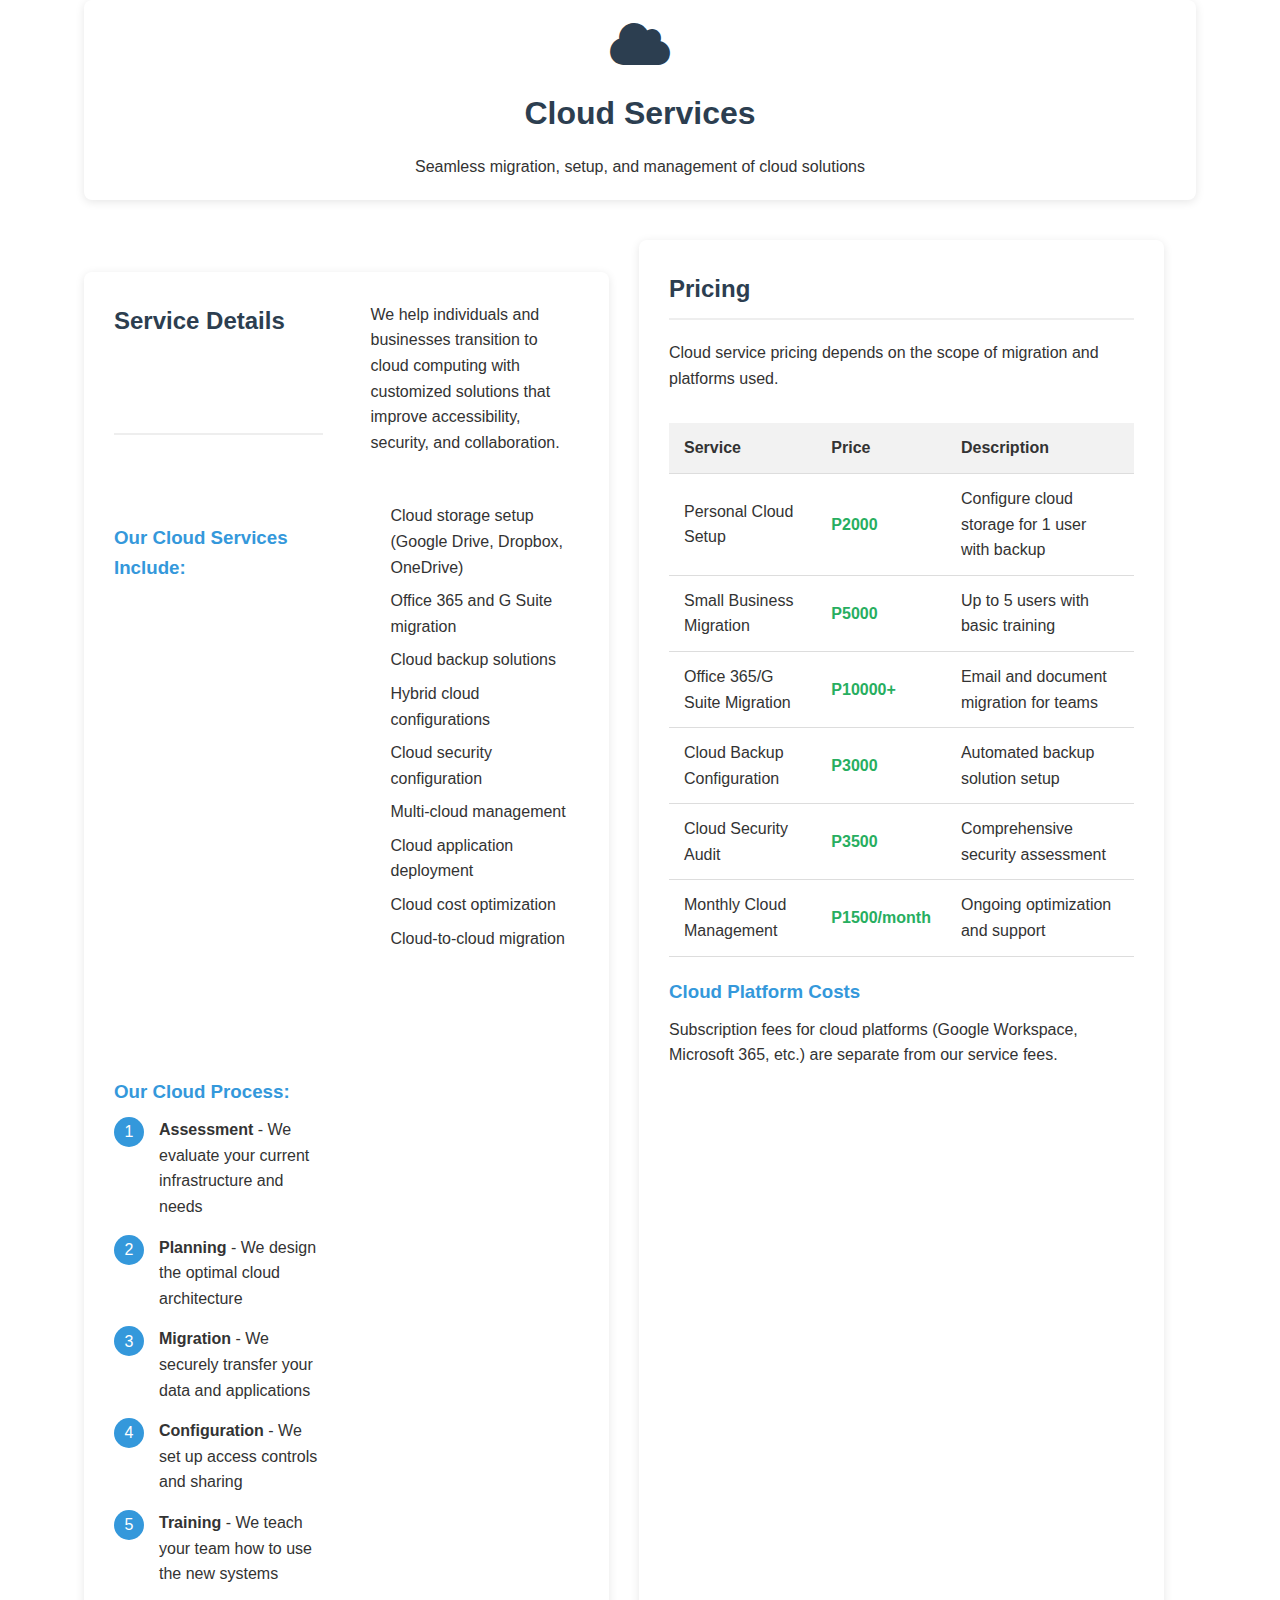
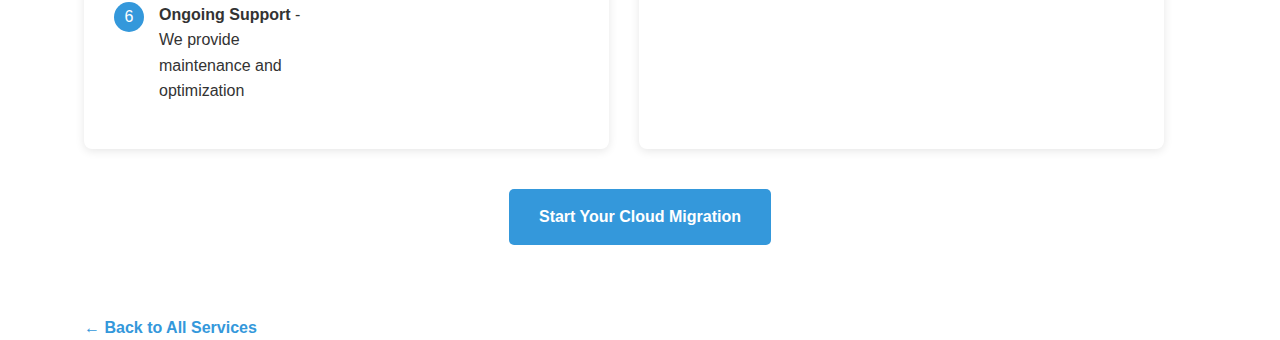
<file: cloud-services.html>
<!DOCTYPE html>
<html lang="en">
<head>
    <meta charset="UTF-8">
    <meta name="viewport" content="width=device-width, initial-scale=1.0">
    <title>Cloud Services - Tech Solutions</title>
    <link rel="stylesheet" href="styles.css">
    <link rel="stylesheet" href="https://cdnjs.cloudflare.com/ajax/libs/font-awesome/6.0.0/css/all.min.css">
  
  
</head>
<body>
    <div class="container">
        <div class="service-header">
            <i class="fas fa-cloud fa-3x"></i>
            <h1>Cloud Services</h1>
            <p>Seamless migration, setup, and management of cloud solutions</p>
        </div>
        
        <div class="service-content">
            <div class="service-details">
                <h2>Service Details</h2>
                <p>We help individuals and businesses transition to cloud computing with customized solutions that improve accessibility, security, and collaboration.</p>
                
                <h3>Our Cloud Services Include:</h3>
                <ul>
                    <li>Cloud storage setup (Google Drive, Dropbox, OneDrive)</li>
                    <li>Office 365 and G Suite migration</li>
                    <li>Cloud backup solutions</li>
                    <li>Hybrid cloud configurations</li>
                    <li>Cloud security configuration</li>
                    <li>Multi-cloud management</li>
                    <li>Cloud application deployment</li>
                    <li>Cloud cost optimization</li>
                    <li>Cloud-to-cloud migration</li>
                </ul>
                
                <div class="procedure">
                    <h3>Our Cloud Process:</h3>
                    <div class="step">
                        <div class="step-number">1</div>
                        <div class="step-content">
                            <strong>Assessment</strong> - We evaluate your current infrastructure and needs
                        </div>
                    </div>
                    <div class="step">
                        <div class="step-number">2</div>
                        <div class="step-content">
                            <strong>Planning</strong> - We design the optimal cloud architecture
                        </div>
                    </div>
                    <div class="step">
                        <div class="step-number">3</div>
                        <div class="step-content">
                            <strong>Migration</strong> - We securely transfer your data and applications
                        </div>
                    </div>
                    <div class="step">
                        <div class="step-number">4</div>
                        <div class="step-content">
                            <strong>Configuration</strong> - We set up access controls and sharing
                        </div>
                    </div>
                    <div class="step">
                        <div class="step-number">5</div>
                        <div class="step-content">
                            <strong>Training</strong> - We teach your team how to use the new systems
                        </div>
                    </div>
                    <div class="step">
                        <div class="step-number">6</div>
                        <div class="step-content">
                            <strong>Ongoing Support</strong> - We provide maintenance and optimization
                        </div>
                    </div>
                </div>
            </div>
            
            <div class="pricing">
                <h2>Pricing</h2>
                <p>Cloud service pricing depends on the scope of migration and platforms used.</p>
                
                <table class="price-table">
                    <thead>
                        <tr>
                            <th>Service</th>
                            <th>Price</th>
                            <th>Description</th>
                        </tr>
                    </thead>
                    <tbody>
                        <tr>
                            <td>Personal Cloud Setup</td>
                            <td class="price">P2000</td>
                            <td>Configure cloud storage for 1 user with backup</td>
                        </tr>
                        <tr>
                            <td>Small Business Migration</td>
                            <td class="price">P5000</td>
                            <td>Up to 5 users with basic training</td>
                        </tr>
                        <tr>
                            <td>Office 365/G Suite Migration</td>
                            <td class="price">P10000+</td>
                            <td>Email and document migration for teams</td>
                        </tr>
                        <tr>
                            <td>Cloud Backup Configuration</td>
                            <td class="price">P3000</td>
                            <td>Automated backup solution setup</td>
                        </tr>
                        <tr>
                            <td>Cloud Security Audit</td>
                            <td class="price">P3500</td>
                            <td>Comprehensive security assessment</td>
                        </tr>
                        <tr>
                            <td>Monthly Cloud Management</td>
                            <td class="price">P1500/month</td>
                            <td>Ongoing optimization and support</td>
                        </tr>
                    </tbody>
                </table>
                
                <h3>Cloud Platform Costs</h3>
                <p>Subscription fees for cloud platforms (Google Workspace, Microsoft 365, etc.) are separate from our service fees.</p>
            </div>
        </div>
        
        <div class="cta">
            <a href="contact.html" class="cta-button">Start Your Cloud Migration</a>
        </div>
        
        <a href="index.html#services" class="back-link">← Back to All Services</a>
    </div>
</body>
</html>
</file>
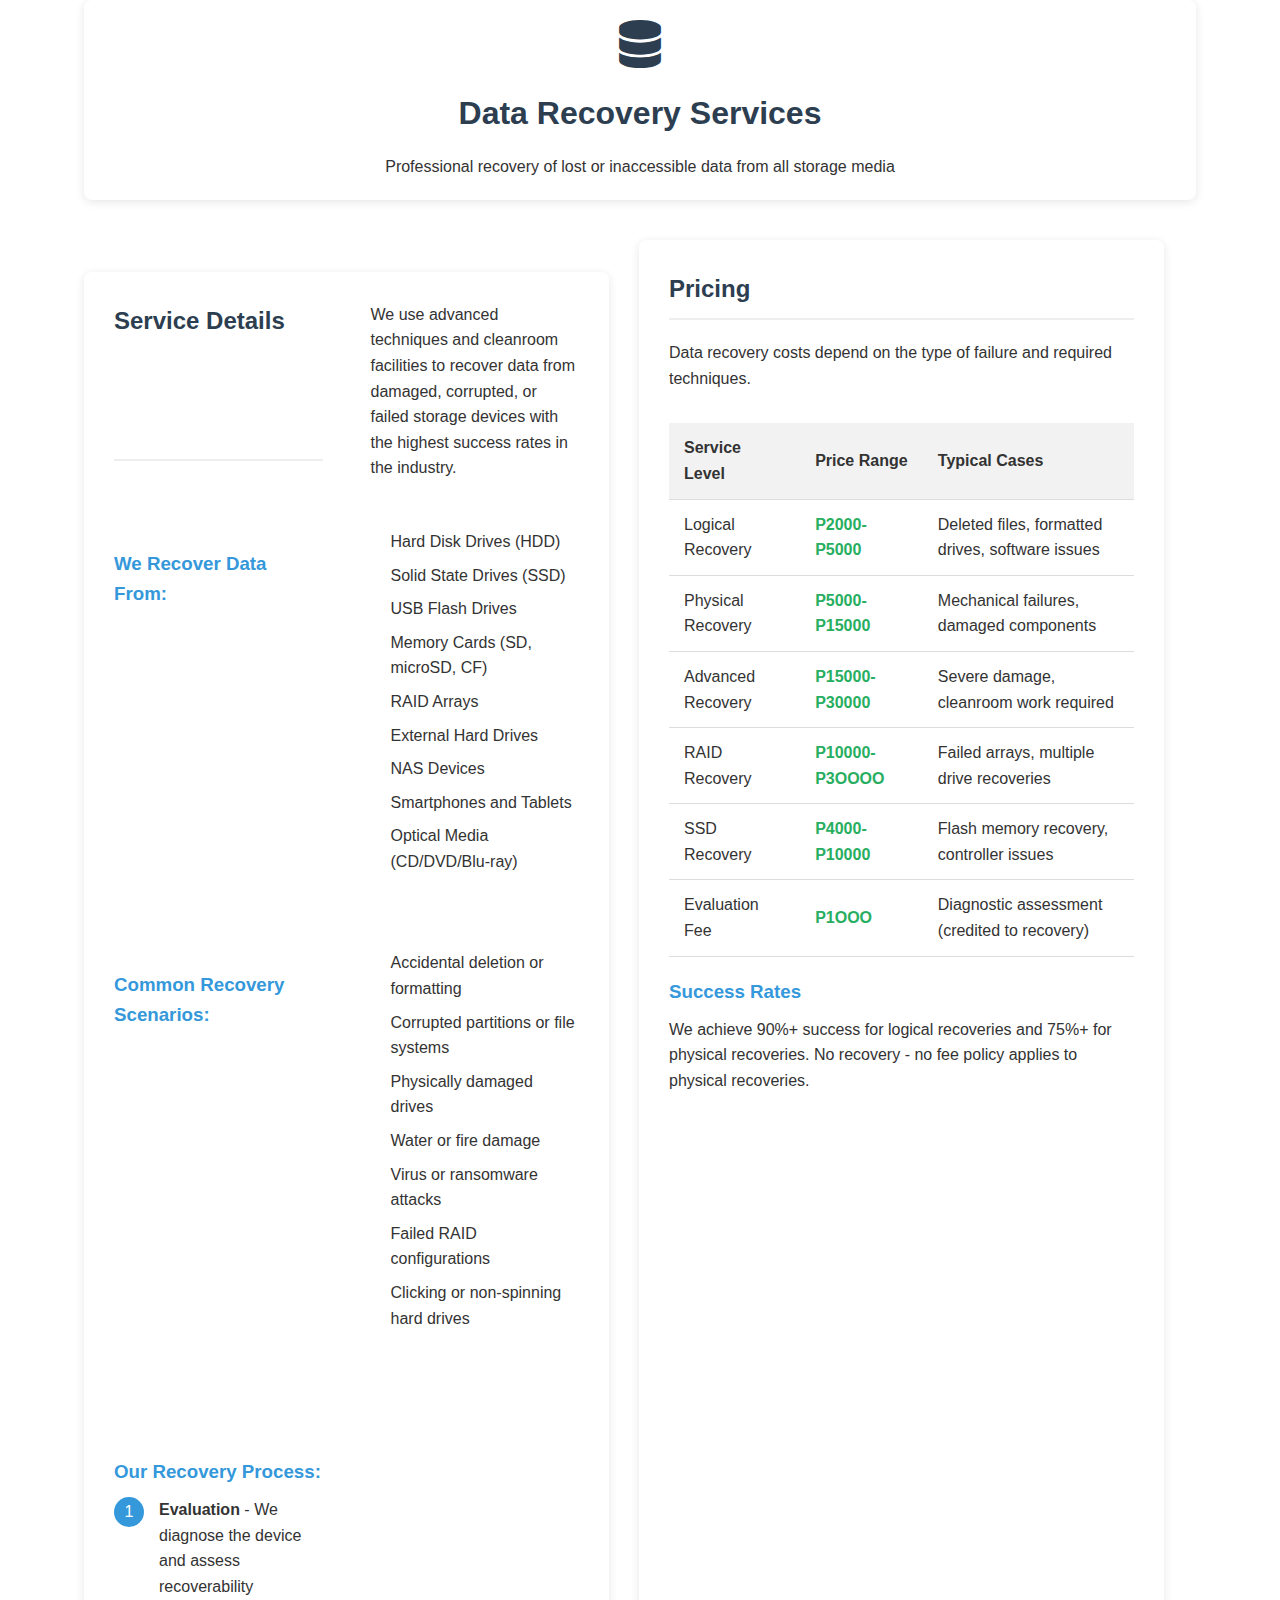
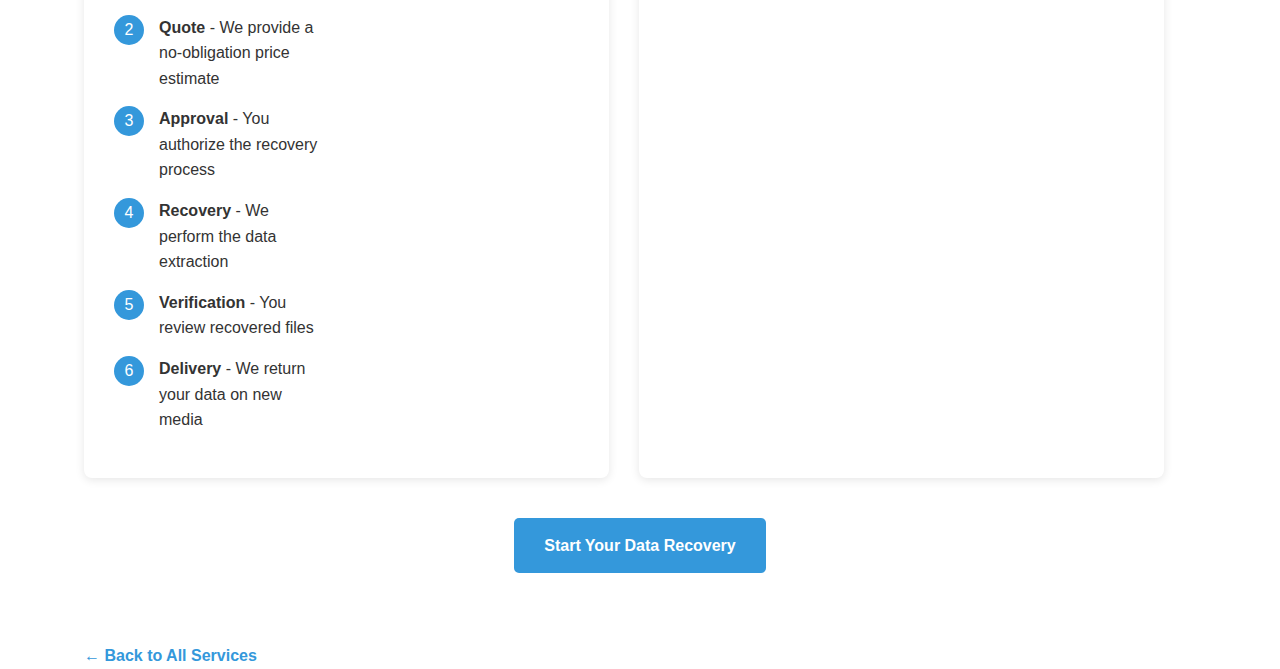
<file: data-recovery.html>
<!DOCTYPE html>
<html lang="en">
<head>
    <meta charset="UTF-8">
    <meta name="viewport" content="width=device-width, initial-scale=1.0">
    <title>Data Recovery Services - Tech Solutions</title>
    <link rel="stylesheet" href="styles.css">
    <link rel="stylesheet" href="https://cdnjs.cloudflare.com/ajax/libs/font-awesome/6.0.0/css/all.min.css">
    
</head>
  
<body>
    <div class="container">
        <div class="service-header">
            <i class="fas fa-database fa-3x"></i>
            <h1>Data Recovery Services</h1>
            <p>Professional recovery of lost or inaccessible data from all storage media</p>
        </div>
        
        <div class="service-content">
            <div class="service-details">
                <h2>Service Details</h2>
                <p>We use advanced techniques and cleanroom facilities to recover data from damaged, corrupted, or failed storage devices with the highest success rates in the industry.</p>
                
                <h3>We Recover Data From:</h3>
                <ul>
                    <li>Hard Disk Drives (HDD)</li>
                    <li>Solid State Drives (SSD)</li>
                    <li>USB Flash Drives</li>
                    <li>Memory Cards (SD, microSD, CF)</li>
                    <li>RAID Arrays</li>
                    <li>External Hard Drives</li>
                    <li>NAS Devices</li>
                    <li>Smartphones and Tablets</li>
                    <li>Optical Media (CD/DVD/Blu-ray)</li>
                </ul>
                
                <h3>Common Recovery Scenarios:</h3>
                <ul>
                    <li>Accidental deletion or formatting</li>
                    <li>Corrupted partitions or file systems</li>
                    <li>Physically damaged drives</li>
                    <li>Water or fire damage</li>
                    <li>Virus or ransomware attacks</li>
                    <li>Failed RAID configurations</li>
                    <li>Clicking or non-spinning hard drives</li>
                </ul>
                
                <div class="procedure">
                    <h3>Our Recovery Process:</h3>
                    <div class="step">
                        <div class="step-number">1</div>
                        <div class="step-content">
                            <strong>Evaluation</strong> - We diagnose the device and assess recoverability
                        </div>
                    </div>
                    <div class="step">
                        <div class="step-number">2</div>
                        <div class="step-content">
                            <strong>Quote</strong> - We provide a no-obligation price estimate
                        </div>
                    </div>
                    <div class="step">
                        <div class="step-number">3</div>
                        <div class="step-content">
                            <strong>Approval</strong> - You authorize the recovery process
                        </div>
                    </div>
                    <div class="step">
                        <div class="step-number">4</div>
                        <div class="step-content">
                            <strong>Recovery</strong> - We perform the data extraction
                        </div>
                    </div>
                    <div class="step">
                        <div class="step-number">5</div>
                        <div class="step-content">
                            <strong>Verification</strong> - You review recovered files
                        </div>
                    </div>
                    <div class="step">
                        <div class="step-number">6</div>
                        <div class="step-content">
                            <strong>Delivery</strong> - We return your data on new media
                        </div>
                    </div>
                </div>
            </div>
            
            <div class="pricing">
                <h2>Pricing</h2>
                <p>Data recovery costs depend on the type of failure and required techniques.</p>
                
                <table class="price-table">
                    <thead>
                        <tr>
                            <th>Service Level</th>
                            <th>Price Range</th>
                            <th>Typical Cases</th>
                        </tr>
                    </thead>
                    <tbody>
                        <tr>
                            <td>Logical Recovery</td>
                            <td class="price">P2000-P5000</td>
                            <td>Deleted files, formatted drives, software issues</td>
                        </tr>
                        <tr>
                            <td>Physical Recovery</td>
                            <td class="price">P5000-P15000</td>
                            <td>Mechanical failures, damaged components</td>
                        </tr>
                        <tr>
                            <td>Advanced Recovery</td>
                            <td class="price">P15000-P30000</td>
                            <td>Severe damage, cleanroom work required</td>
                        </tr>
                        <tr>
                            <td>RAID Recovery</td>
                            <td class="price">P10000-P3OOOO</td>
                            <td>Failed arrays, multiple drive recoveries</td>
                        </tr>
                        <tr>
                            <td>SSD Recovery</td>
                            <td class="price">P4000-P10000</td>
                            <td>Flash memory recovery, controller issues</td>
                        </tr>
                        <tr>
                            <td>Evaluation Fee</td>
                            <td class="price">P1OOO</td>
                            <td>Diagnostic assessment (credited to recovery)</td>
                        </tr>
                    </tbody>
                </table>
                
                <h3>Success Rates</h3>
                <p>We achieve 90%+ success for logical recoveries and 75%+ for physical recoveries. No recovery - no fee policy applies to physical recoveries.</p>
            </div>
        </div>
        
        <div class="cta">
            <a href="contact.html" class="cta-button">Start Your Data Recovery</a>
        </div>
        
        <a href="index.html#services" class="back-link">← Back to All Services</a>
    </div>
</body>
</html>
</file>
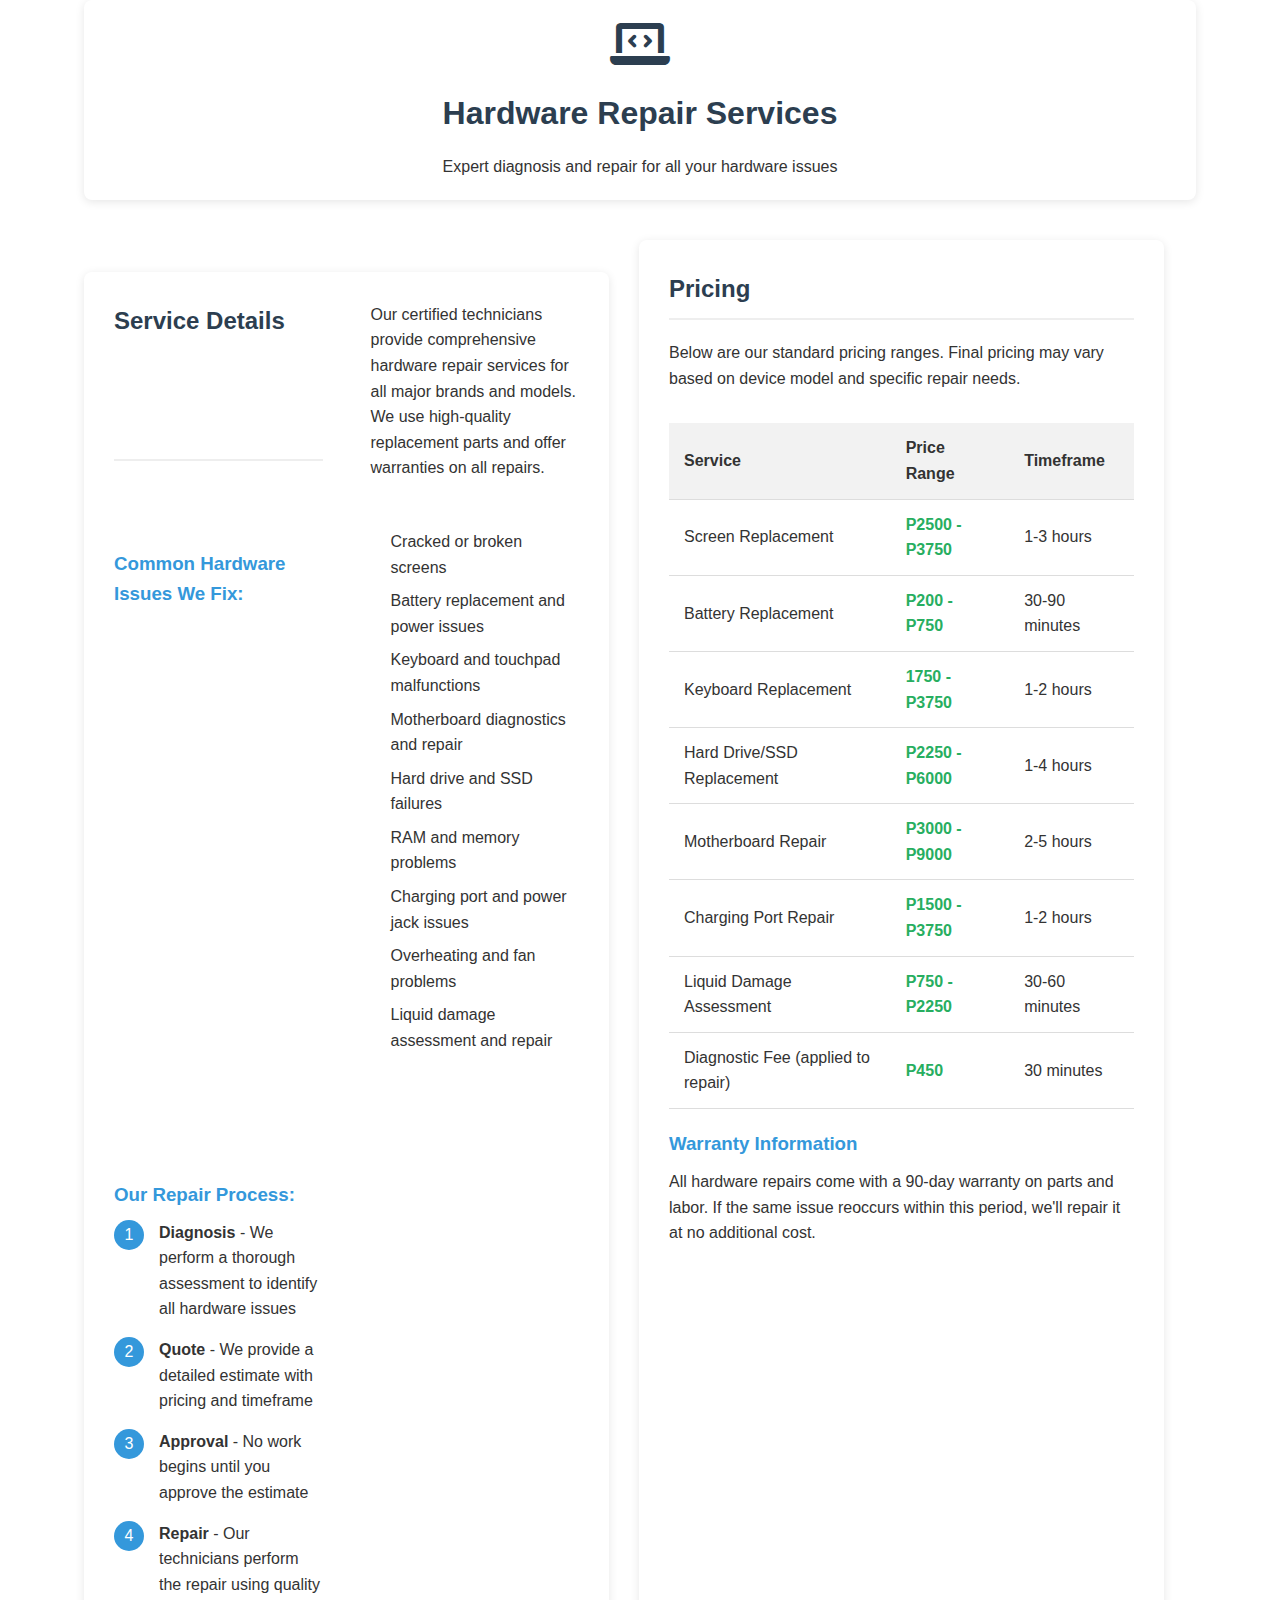
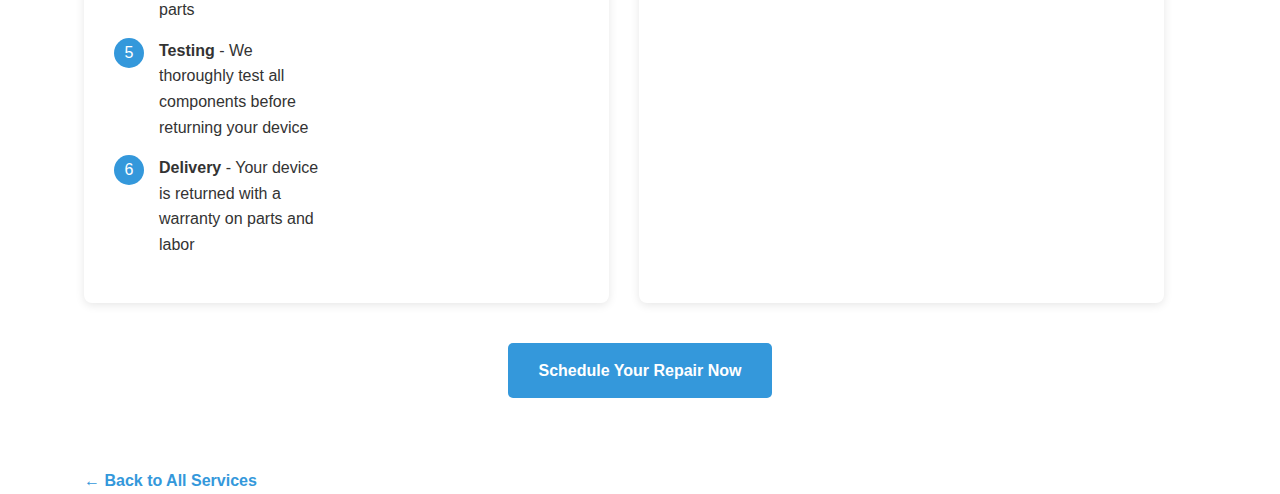
<file: hardware-repair.html>
<!DOCTYPE html>
<html lang="en">
<head>
    <meta charset="UTF-8">
    <meta name="viewport" content="width=device-width, initial-scale=1.0">
    <title>Hardware Repair Services - Tech Solutions</title>
    <link rel="stylesheet" href="styles.css">
    <link rel="stylesheet" href="https://cdnjs.cloudflare.com/ajax/libs/font-awesome/6.0.0/css/all.min.css">
   
</head>
<body>
    <div class="container">
        <div class="service-header">
            <i class="fas fa-laptop-code fa-3x"></i>
            <h1>Hardware Repair Services</h1>
            <p>Expert diagnosis and repair for all your hardware issues</p>
        </div>
        
        <div class="service-content">
            <div class="service-details">
                <h2>Service Details</h2>
                <p>Our certified technicians provide comprehensive hardware repair services for all major brands and models. We use high-quality replacement parts and offer warranties on all repairs.</p>
                
                <h3>Common Hardware Issues We Fix:</h3>
                <ul>
                    <li>Cracked or broken screens</li>
                    <li>Battery replacement and power issues</li>
                    <li>Keyboard and touchpad malfunctions</li>
                    <li>Motherboard diagnostics and repair</li>
                    <li>Hard drive and SSD failures</li>
                    <li>RAM and memory problems</li>
                    <li>Charging port and power jack issues</li>
                    <li>Overheating and fan problems</li>
                    <li>Liquid damage assessment and repair</li>
                </ul>
                
                <div class="procedure">
                    <h3>Our Repair Process:</h3>
                    <div class="step">
                        <div class="step-number">1</div>
                        <div class="step-content">
                            <strong>Diagnosis</strong> - We perform a thorough assessment to identify all hardware issues
                        </div>
                    </div>
                    <div class="step">
                        <div class="step-number">2</div>
                        <div class="step-content">
                            <strong>Quote</strong> - We provide a detailed estimate with pricing and timeframe
                        </div>
                    </div>
                    <div class="step">
                        <div class="step-number">3</div>
                        <div class="step-content">
                            <strong>Approval</strong> - No work begins until you approve the estimate
                        </div>
                    </div>
                    <div class="step">
                        <div class="step-number">4</div>
                        <div class="step-content">
                            <strong>Repair</strong> - Our technicians perform the repair using quality parts
                        </div>
                    </div>
                    <div class="step">
                        <div class="step-number">5</div>
                        <div class="step-content">
                            <strong>Testing</strong> - We thoroughly test all components before returning your device
                        </div>
                    </div>
                    <div class="step">
                        <div class="step-number">6</div>
                        <div class="step-content">
                            <strong>Delivery</strong> - Your device is returned with a warranty on parts and labor
                        </div>
                    </div>
                </div>
            </div>
            
            <div class="pricing">
                <h2>Pricing</h2>
                <p>Below are our standard pricing ranges. Final pricing may vary based on device model and specific repair needs.</p>
                
                <table class="price-table">
                    <thead>
                        <tr>
                            <th>Service</th>
                            <th>Price Range</th>
                            <th>Timeframe</th>
                        </tr>
                    </thead>
                    <tbody>
                        <tr>
                            <td>Screen Replacement</td>
                            <td class="price">P2500 - P3750</td>
                            <td>1-3 hours</td>
                        </tr>
                        <tr>
                            <td>Battery Replacement</td>
                            <td class="price">P200 - P750</td>
                            <td>30-90 minutes</td>
                        </tr>
                        <tr>
                            <td>Keyboard Replacement</td>
                            <td class="price">1750 - P3750</td>
                            <td>1-2 hours</td>
                        </tr>
                        <tr>
                            <td>Hard Drive/SSD Replacement</td>
                            <td class="price">P2250 - P6000</td>
                            <td>1-4 hours</td>
                        </tr>
                        <tr>
                            <td>Motherboard Repair</td>
                            <td class="price">P3000 - P9000</td>
                            <td>2-5 hours</td>
                        </tr>
                        <tr>
                            <td>Charging Port Repair</td>
                            <td class="price">P1500 - P3750</td>
                            <td>1-2 hours</td>
                        </tr>
                        <tr>
                            <td>Liquid Damage Assessment</td>
                            <td class="price">P750 - P2250</td>
                            <td>30-60 minutes</td>
                        </tr>
                        <tr>
                            <td>Diagnostic Fee (applied to repair)</td>
                            <td class="price">P450</td>
                            <td>30 minutes</td>
                        </tr>
                    </tbody>
                </table>
                
                <h3>Warranty Information</h3>
                <p>All hardware repairs come with a 90-day warranty on parts and labor. If the same issue reoccurs within this period, we'll repair it at no additional cost.</p>
            </div>
        </div>
        
        <div class="cta">
            <a href="contact.html" class="cta-button">Schedule Your Repair Now</a>
        </div>
        
        <a href="index.html#services" class="back-link">← Back to All Services</a>
    </div>
</body>
</html>
</file>
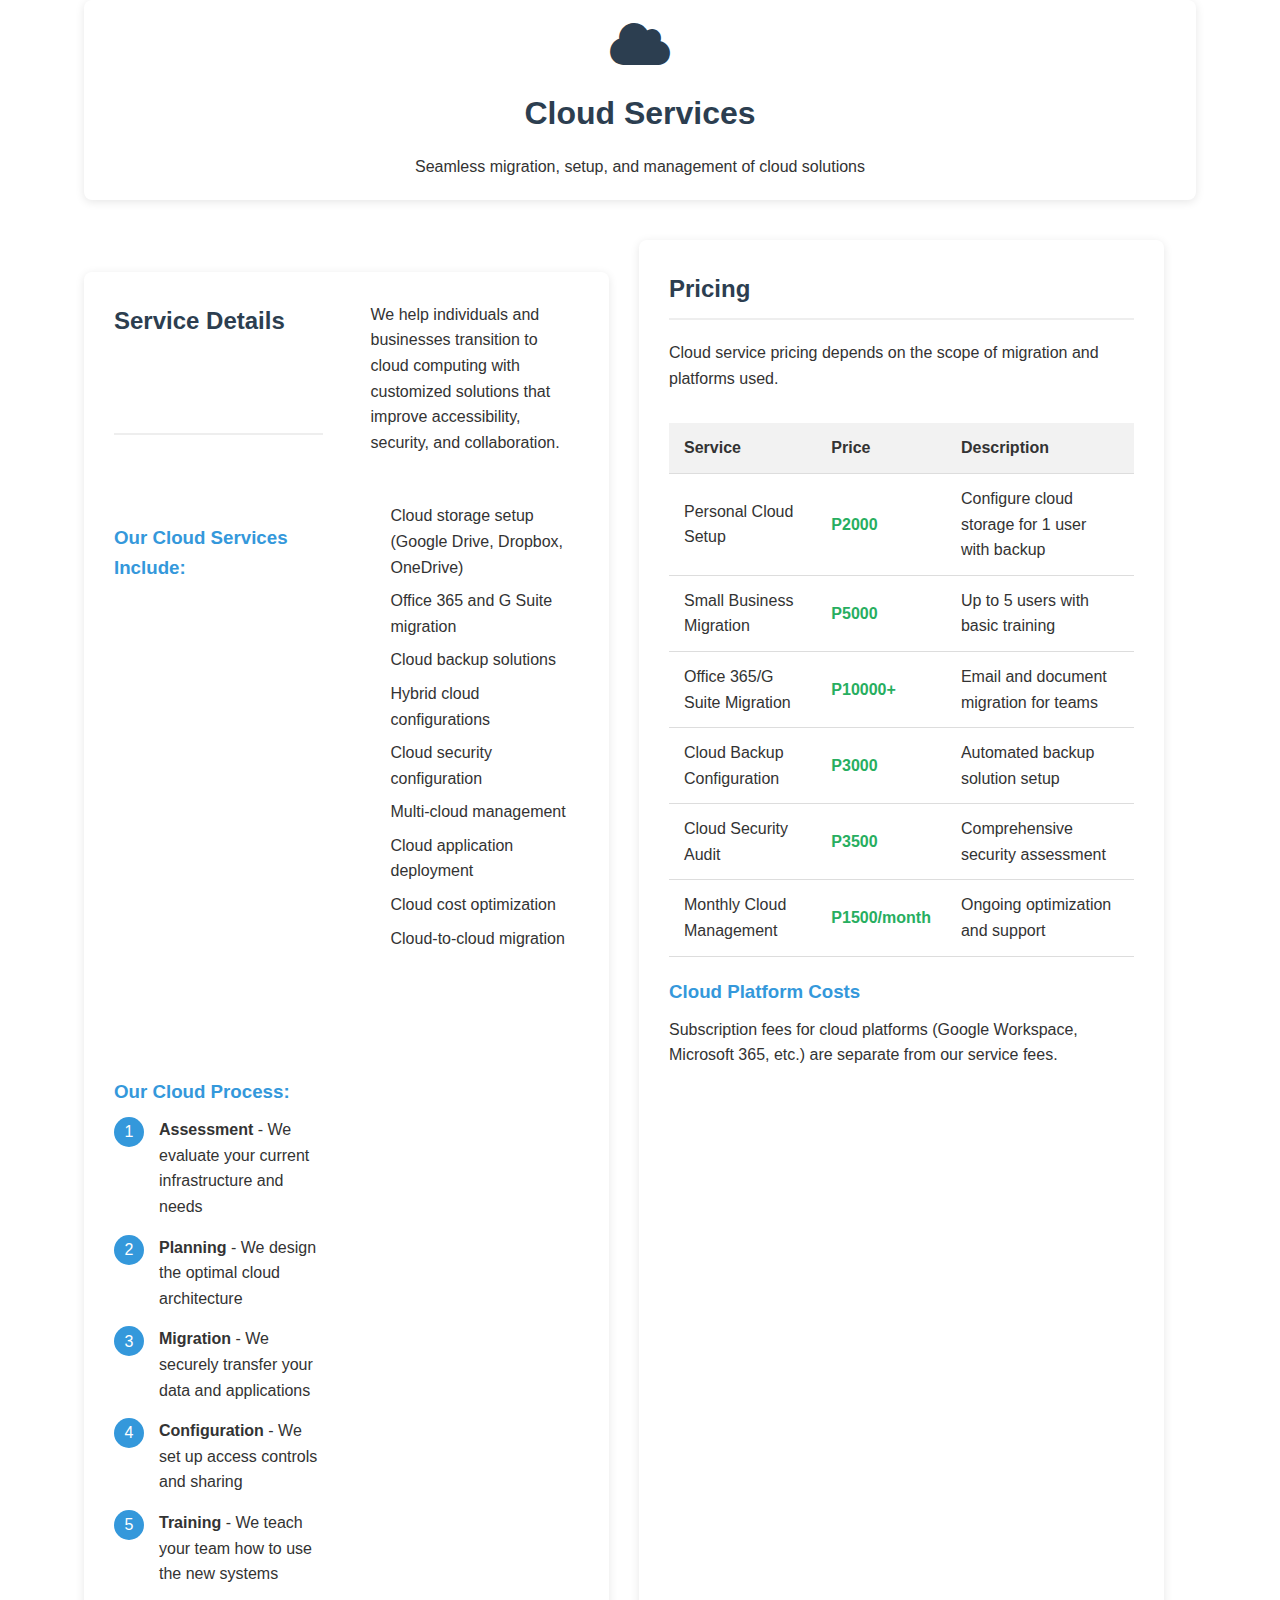
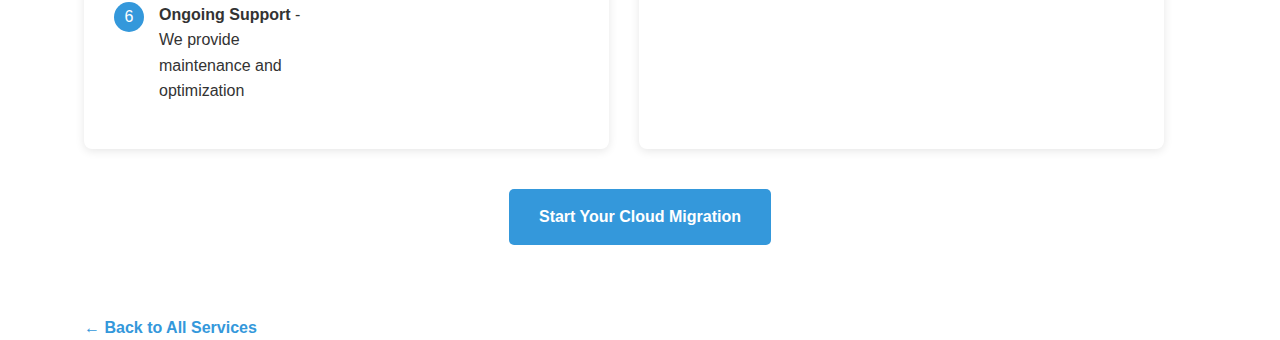
<file: network-setup.html>
<!DOCTYPE html>
<html lang="en">
<head>
    <meta charset="UTF-8">
    <meta name="viewport" content="width=device-width, initial-scale=1.0">
    <title>Cloud Services - Tech Solutions</title>
    <link rel="stylesheet" href="styles.css">
    <link rel="stylesheet" href="https://cdnjs.cloudflare.com/ajax/libs/font-awesome/6.0.0/css/all.min.css">
  
    
  
</head>
<body>
    <div class="container">
        <div class="service-header">
            <i class="fas fa-cloud fa-3x"></i>
            <h1>Cloud Services</h1>
            <p>Seamless migration, setup, and management of cloud solutions</p>
        </div>
        
        <div class="service-content">
            <div class="service-details">
                <h2>Service Details</h2>
                <p>We help individuals and businesses transition to cloud computing with customized solutions that improve accessibility, security, and collaboration.</p>
                
                <h3>Our Cloud Services Include:</h3>
                <ul>
                    <li>Cloud storage setup (Google Drive, Dropbox, OneDrive)</li>
                    <li>Office 365 and G Suite migration</li>
                    <li>Cloud backup solutions</li>
                    <li>Hybrid cloud configurations</li>
                    <li>Cloud security configuration</li>
                    <li>Multi-cloud management</li>
                    <li>Cloud application deployment</li>
                    <li>Cloud cost optimization</li>
                    <li>Cloud-to-cloud migration</li>
                </ul>
                
                <div class="procedure">
                    <h3>Our Cloud Process:</h3>
                    <div class="step">
                        <div class="step-number">1</div>
                        <div class="step-content">
                            <strong>Assessment</strong> - We evaluate your current infrastructure and needs
                        </div>
                    </div>
                    <div class="step">
                        <div class="step-number">2</div>
                        <div class="step-content">
                            <strong>Planning</strong> - We design the optimal cloud architecture
                        </div>
                    </div>
                    <div class="step">
                        <div class="step-number">3</div>
                        <div class="step-content">
                            <strong>Migration</strong> - We securely transfer your data and applications
                        </div>
                    </div>
                    <div class="step">
                        <div class="step-number">4</div>
                        <div class="step-content">
                            <strong>Configuration</strong> - We set up access controls and sharing
                        </div>
                    </div>
                    <div class="step">
                        <div class="step-number">5</div>
                        <div class="step-content">
                            <strong>Training</strong> - We teach your team how to use the new systems
                        </div>
                    </div>
                    <div class="step">
                        <div class="step-number">6</div>
                        <div class="step-content">
                            <strong>Ongoing Support</strong> - We provide maintenance and optimization
                        </div>
                    </div>
                </div>
            </div>
            
            <div class="pricing">
                <h2>Pricing</h2>
                <p>Cloud service pricing depends on the scope of migration and platforms used.</p>
                
                <table class="price-table">
                    <thead>
                        <tr>
                            <th>Service</th>
                            <th>Price</th>
                            <th>Description</th>
                        </tr>
                    </thead>
                    <tbody>
                        <tr>
                            <td>Personal Cloud Setup</td>
                            <td class="price">P2000</td>
                            <td>Configure cloud storage for 1 user with backup</td>
                        </tr>
                        <tr>
                            <td>Small Business Migration</td>
                            <td class="price">P5000</td>
                            <td>Up to 5 users with basic training</td>
                        </tr>
                        <tr>
                            <td>Office 365/G Suite Migration</td>
                            <td class="price">P10000+</td>
                            <td>Email and document migration for teams</td>
                        </tr>
                        <tr>
                            <td>Cloud Backup Configuration</td>
                            <td class="price">P3000</td>
                            <td>Automated backup solution setup</td>
                        </tr>
                        <tr>
                            <td>Cloud Security Audit</td>
                            <td class="price">P3500</td>
                            <td>Comprehensive security assessment</td>
                        </tr>
                        <tr>
                            <td>Monthly Cloud Management</td>
                            <td class="price">P1500/month</td>
                            <td>Ongoing optimization and support</td>
                        </tr>
                    </tbody>
                </table>
                
                <h3>Cloud Platform Costs</h3>
                <p>Subscription fees for cloud platforms (Google Workspace, Microsoft 365, etc.) are separate from our service fees.</p>
            </div>
        </div>
        
        <div class="cta">
            <a href="contact.html" class="cta-button">Start Your Cloud Migration</a>
        </div>
        
        <a href="index.html#services" class="back-link">← Back to All Services</a>
    </div>
</body>
</html>
</file>
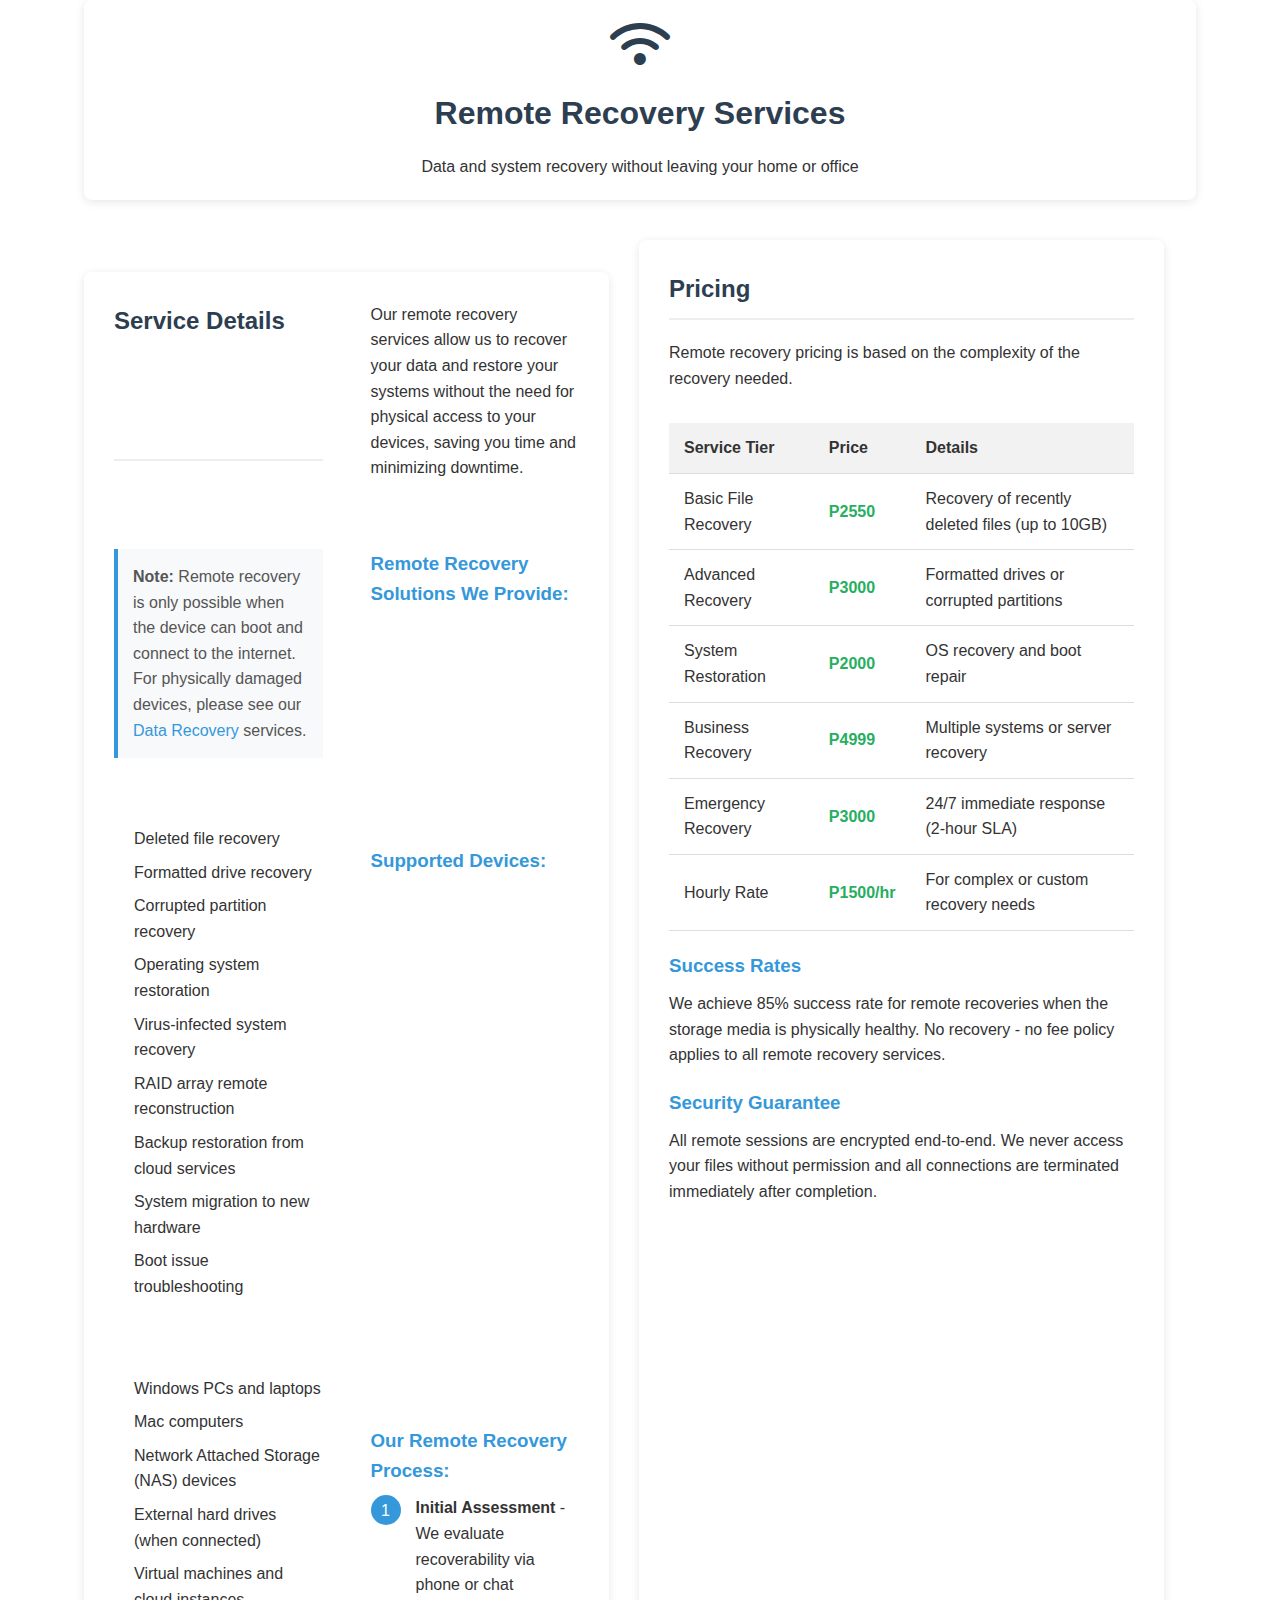
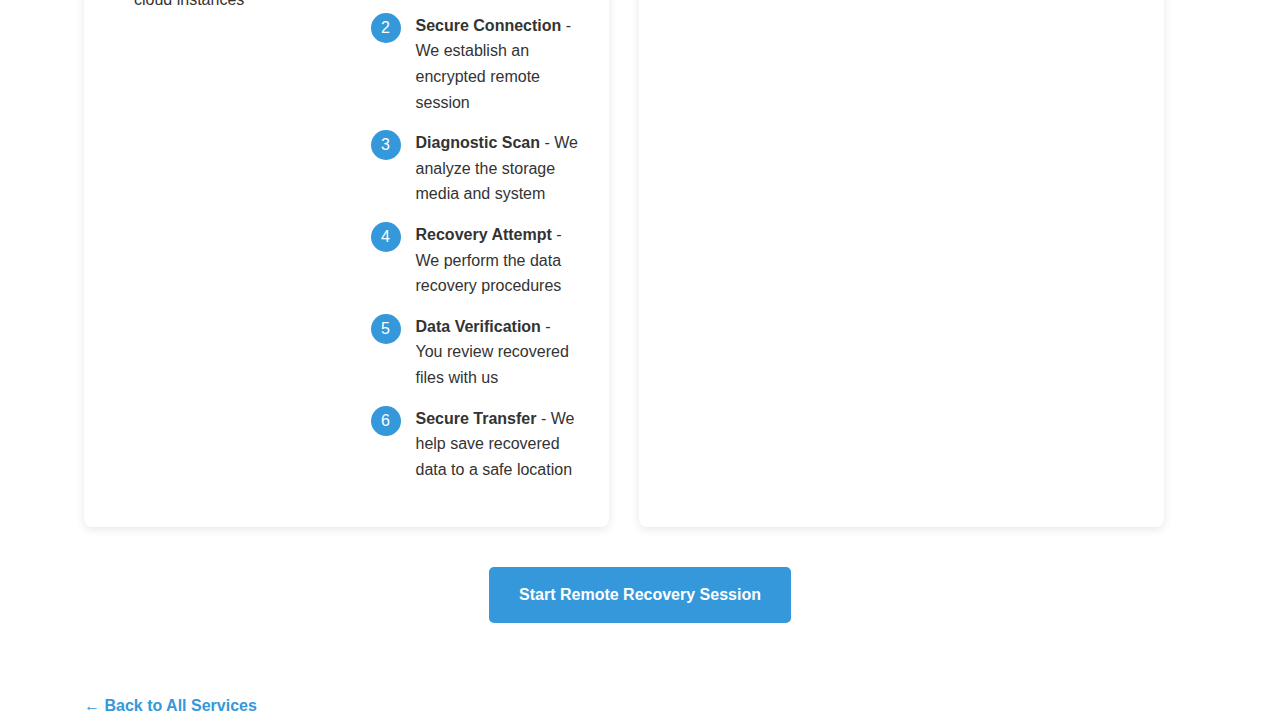
<file: remote-support.html>
<!DOCTYPE html>
<html lang="en">
<head>
    <meta charset="UTF-8">
    <meta name="viewport" content="width=device-width, initial-scale=1.0">
    <title>Remote Recovery Services - Tech Solutions</title>
    <link rel="stylesheet" href="styles.css">
    <link rel="stylesheet" href="https://cdnjs.cloudflare.com/ajax/libs/font-awesome/6.0.0/css/all.min.css">
    
       
</head>
<body>
    <div class="container">
        <div class="service-header">
            <i class="fas fa-wifi fa-3x"></i>
            <h1>Remote Recovery Services</h1>
            <p>Data and system recovery without leaving your home or office</p>
        </div>
        
        <div class="service-content">
            <div class="service-details">
                <h2>Service Details</h2>
                <p>Our remote recovery services allow us to recover your data and restore your systems without the need for physical access to your devices, saving you time and minimizing downtime.</p>
                
                <div class="note-box">
                    <p><strong>Note:</strong> Remote recovery is only possible when the device can boot and connect to the internet. For physically damaged devices, please see our <a href="data-recovery.html">Data Recovery</a> services.</p>
                </div>
                
                <h3>Remote Recovery Solutions We Provide:</h3>
                <ul>
                    <li>Deleted file recovery</li>
                    <li>Formatted drive recovery</li>
                    <li>Corrupted partition recovery</li>
                    <li>Operating system restoration</li>
                    <li>Virus-infected system recovery</li>
                    <li>RAID array remote reconstruction</li>
                    <li>Backup restoration from cloud services</li>
                    <li>System migration to new hardware</li>
                    <li>Boot issue troubleshooting</li>
                </ul>
                
                <h3>Supported Devices:</h3>
                <ul>
                    <li>Windows PCs and laptops</li>
                    <li>Mac computers</li>
                    <li>Network Attached Storage (NAS) devices</li>
                    <li>External hard drives (when connected)</li>
                    <li>Virtual machines and cloud instances</li>
                </ul>
                
                <div class="procedure">
                    <h3>Our Remote Recovery Process:</h3>
                    <div class="step">
                        <div class="step-number">1</div>
                        <div class="step-content">
                            <strong>Initial Assessment</strong> - We evaluate recoverability via phone or chat
                        </div>
                    </div>
                    <div class="step">
                        <div class="step-number">2</div>
                        <div class="step-content">
                            <strong>Secure Connection</strong> - We establish an encrypted remote session
                        </div>
                    </div>
                    <div class="step">
                        <div class="step-number">3</div>
                        <div class="step-content">
                            <strong>Diagnostic Scan</strong> - We analyze the storage media and system
                        </div>
                    </div>
                    <div class="step">
                        <div class="step-number">4</div>
                        <div class="step-content">
                            <strong>Recovery Attempt</strong> - We perform the data recovery procedures
                        </div>
                    </div>
                    <div class="step">
                        <div class="step-number">5</div>
                        <div class="step-content">
                            <strong>Data Verification</strong> - You review recovered files with us
                        </div>
                    </div>
                    <div class="step">
                        <div class="step-number">6</div>
                        <div class="step-content">
                            <strong>Secure Transfer</strong> - We help save recovered data to a safe location
                        </div>
                    </div>
                </div>
            </div>
            
            <div class="pricing">
                <h2>Pricing</h2>
                <p>Remote recovery pricing is based on the complexity of the recovery needed.</p>
                
                <table class="price-table">
                    <thead>
                        <tr>
                            <th>Service Tier</th>
                            <th>Price</th>
                            <th>Details</th>
                        </tr>
                    </thead>
                    <tbody>
                        <tr>
                            <td>Basic File Recovery</td>
                            <td class="price">P2550</td>
                            <td>Recovery of recently deleted files (up to 10GB)</td>
                        </tr>
                        <tr>
                            <td>Advanced Recovery</td>
                            <td class="price">P3000</td>
                            <td>Formatted drives or corrupted partitions</td>
                        </tr>
                        <tr>
                            <td>System Restoration</td>
                            <td class="price">P2000</td>
                            <td>OS recovery and boot repair</td>
                        </tr>
                        <tr>
                            <td>Business Recovery</td>
                            <td class="price">P4999</td>
                            <td>Multiple systems or server recovery</td>
                        </tr>
                        <tr>
                            <td>Emergency Recovery</td>
                            <td class="price">P3000</td>
                            <td>24/7 immediate response (2-hour SLA)</td>
                        </tr>
                        <tr>
                            <td>Hourly Rate</td>
                            <td class="price">P1500/hr</td>
                            <td>For complex or custom recovery needs</td>
                        </tr>
                    </tbody>
                </table>
                
                <h3>Success Rates</h3>
                <p>We achieve 85% success rate for remote recoveries when the storage media is physically healthy. No recovery - no fee policy applies to all remote recovery services.</p>
                
                <h3>Security Guarantee</h3>
                <p>All remote sessions are encrypted end-to-end. We never access your files without permission and all connections are terminated immediately after completion.</p>
            </div>
        </div>
        
        <div class="cta">
            <a href="contact.html" class="cta-button">Start Remote Recovery Session</a>
        </div>
        
        <a href="index.html#services" class="back-link">← Back to All Services</a>
    </div>
</body>
</html>
</file>
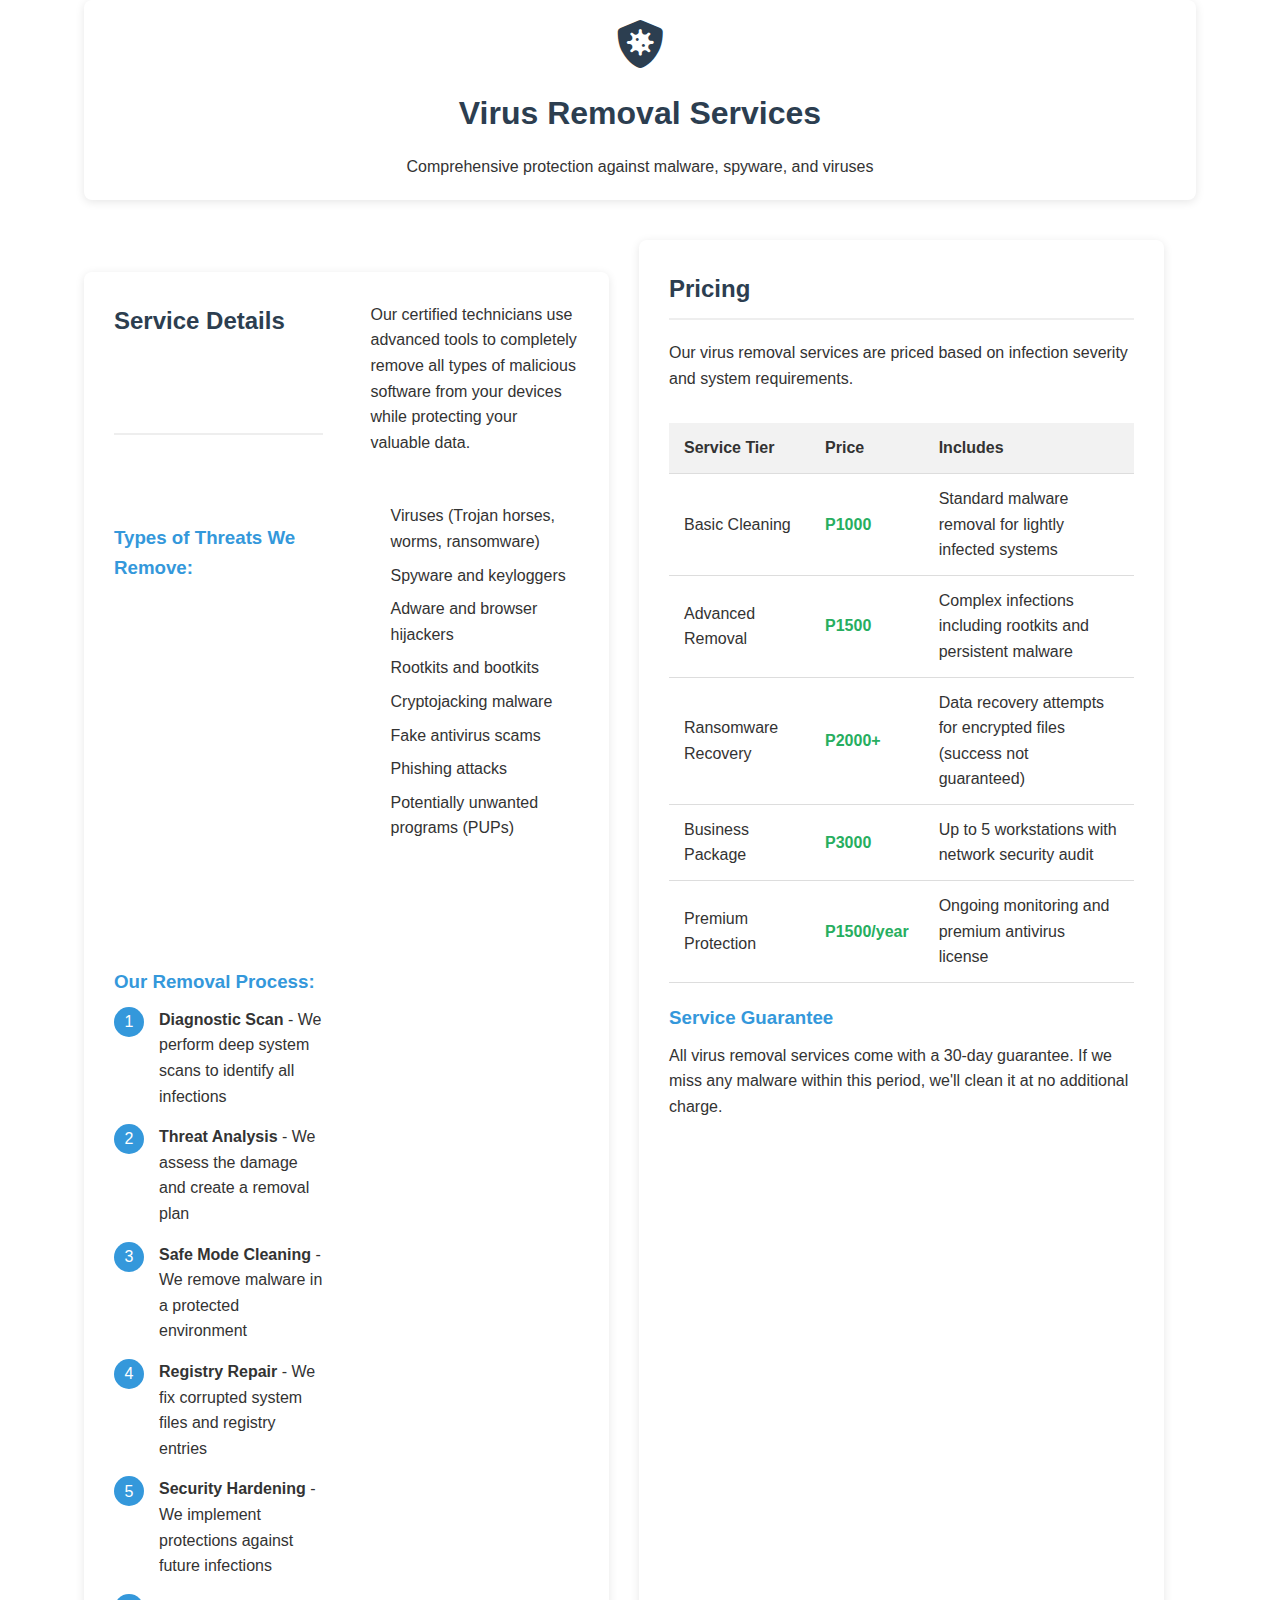
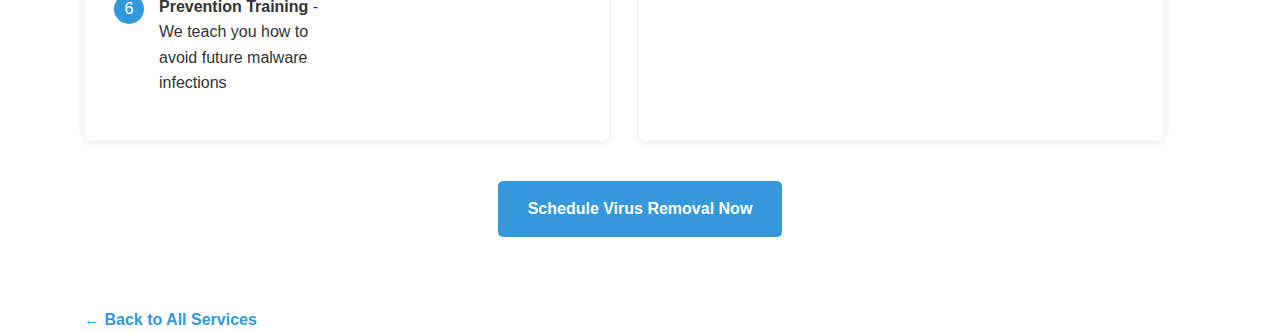
<file: virus-removal.html>
<!DOCTYPE html>
<html lang="en">
<head>
    <meta charset="UTF-8">
    <meta name="viewport" content="width=device-width, initial-scale=1.0">
    <title>Virus Removal Services - Tech Solutions</title>
    <link rel="stylesheet" href="styles.css">
    <link rel="stylesheet" href="https://cdnjs.cloudflare.com/ajax/libs/font-awesome/6.0.0/css/all.min.css">
    
       
    
</head>
<body>
    <div class="container">
        <div class="service-header">
            <i class="fas fa-shield-virus fa-3x"></i>
            <h1>Virus Removal Services</h1>
            <p>Comprehensive protection against malware, spyware, and viruses</p>
        </div>
        
        <div class="service-content">
            <div class="service-details">
                <h2>Service Details</h2>
                <p>Our certified technicians use advanced tools to completely remove all types of malicious software from your devices while protecting your valuable data.</p>
                
                <h3>Types of Threats We Remove:</h3>
                <ul>
                    <li>Viruses (Trojan horses, worms, ransomware)</li>
                    <li>Spyware and keyloggers</li>
                    <li>Adware and browser hijackers</li>
                    <li>Rootkits and bootkits</li>
                    <li>Cryptojacking malware</li>
                    <li>Fake antivirus scams</li>
                    <li>Phishing attacks</li>
                    <li>Potentially unwanted programs (PUPs)</li>
                </ul>
                
                <div class="procedure">
                    <h3>Our Removal Process:</h3>
                    <div class="step">
                        <div class="step-number">1</div>
                        <div class="step-content">
                            <strong>Diagnostic Scan</strong> - We perform deep system scans to identify all infections
                        </div>
                    </div>
                    <div class="step">
                        <div class="step-number">2</div>
                        <div class="step-content">
                            <strong>Threat Analysis</strong> - We assess the damage and create a removal plan
                        </div>
                    </div>
                    <div class="step">
                        <div class="step-number">3</div>
                        <div class="step-content">
                            <strong>Safe Mode Cleaning</strong> - We remove malware in a protected environment
                        </div>
                    </div>
                    <div class="step">
                        <div class="step-number">4</div>
                        <div class="step-content">
                            <strong>Registry Repair</strong> - We fix corrupted system files and registry entries
                        </div>
                    </div>
                    <div class="step">
                        <div class="step-number">5</div>
                        <div class="step-content">
                            <strong>Security Hardening</strong> - We implement protections against future infections
                        </div>
                    </div>
                    <div class="step">
                        <div class="step-number">6</div>
                        <div class="step-content">
                            <strong>Prevention Training</strong> - We teach you how to avoid future malware infections
                        </div>
                    </div>
                </div>
            </div>
            
            <div class="pricing">
                <h2>Pricing</h2>
                <p>Our virus removal services are priced based on infection severity and system requirements.</p>
                
                <table class="price-table">
                    <thead>
                        <tr>
                            <th>Service Tier</th>
                            <th>Price</th>
                            <th>Includes</th>
                        </tr>
                    </thead>
                    <tbody>
                        <tr>
                            <td>Basic Cleaning</td>
                            <td class="price">P1000</td>
                            <td>Standard malware removal for lightly infected systems</td>
                        </tr>
                        <tr>
                            <td>Advanced Removal</td>
                            <td class="price">P1500</td>
                            <td>Complex infections including rootkits and persistent malware</td>
                        </tr>
                        <tr>
                            <td>Ransomware Recovery</td>
                            <td class="price">P2000+</td>
                            <td>Data recovery attempts for encrypted files (success not guaranteed)</td>
                        </tr>
                        <tr>
                            <td>Business Package</td>
                            <td class="price">P3000</td>
                            <td>Up to 5 workstations with network security audit</td>
                        </tr>
                        <tr>
                            <td>Premium Protection</td>
                            <td class="price">P1500/year</td>
                            <td>Ongoing monitoring and premium antivirus license</td>
                        </tr>
                    </tbody>
                </table>
                
                <h3>Service Guarantee</h3>
                <p>All virus removal services come with a 30-day guarantee. If we miss any malware within this period, we'll clean it at no additional charge.</p>
            </div>
        </div>
        
        <div class="cta">
            <a href="contact.html" class="cta-button">Schedule Virus Removal Now</a>
        </div>
        
        <a href="index.html#services" class="back-link">← Back to All Services</a>
    </div>
</body>
</html>
</file>
<file: styles.css>
:root {
    --primary-color: #3498db;
    --secondary-color: #2980b9;
    --dark-color: #121212;       
    --darker-color: #0a0a0a;    
    --light-color: #e0e0e0;     
    --lighter-color: #f5f5f5;   
    --medium-color: #2d2d2d;    
    --success-color: #2ecc71;
    --danger-color: #e74c3c;
    --warning-color: #f39c12;
}
* {
    margin: 0;
    padding: 0;
    box-sizing: border-box;
}

body {
    font-family: 'Segoe UI', Tahoma, Geneva, Verdana, sans-serif;
    line-height: 1.6;
    color: #333;
    background-color: #fff;
}

a {
    text-decoration: none;
    color: var(--primary-color);
}

ul {
    list-style: none;
}

.container {
    width: 90%;
    max-width: 1200px;
    margin: auto;
    overflow: hidden;
    padding: 0 20px;
}

.btn {
    display: inline-block;
    background: var(--primary-color);
    color: #fff;
    padding: 10px 20px;
    border: none;
    border-radius: 5px;
    cursor: pointer;
    font-size: 16px;
    transition: all 0.3s ease;
}

.btn:hover {
    background: var(--secondary-color);
    transform: translateY(-2px);
}

.section-title {
    text-align: center;
    font-size: 2.5rem;
    margin-bottom: 2rem;
    color: var(--dark-color);
    position: relative;
    padding-bottom: 10px;
}

.section-title::after {
    content: '';
    position: absolute;
    bottom: 0;
    left: 50%;
    transform: translateX(-50%);
    width: 100px;
    height: 3px;
    background: var(--primary-color);
}

.bg-light {
    background-color: var(--light-color);
    padding: 4rem 0;
}

/* Header */
header {
    background: var(--dark-color);
    color: #fff;
    padding: 1rem 0;
    position: sticky;
    top: 0;
    z-index: 100;
    box-shadow: 0 2px 5px rgba(0, 0, 0, 0.1);
}

header .container {
    display: flex;
    justify-content: space-between;
    align-items: center;
}

#branding h1 {
    font-size: 1.8rem;
}

#branding .highlight {
    color: var(--primary-color);
}

header nav ul {
    display: flex;
}

header nav ul li {
    margin-left: 2rem;
}

header nav ul li a {
    color: #fff;
    font-weight: 500;
    transition: color 0.3s;
}

header nav ul li a:hover {
    color: var(--primary-color);
}

header nav ul li.current a {
    color: var(--primary-color);
    font-weight: bold;
}

#hero {
    background: linear-gradient(rgba(0, 0, 0, 0.7), rgba(0, 0, 0, 0.7)), url('https://images.unsplash.com/photo-1517430816045-df4b7de11d1d?ixlib=rb-4.0.3&ixid=M3wxMjA3fDB8MHxwaG90by1wYWdlfHx8fGVufDB8fHx8fA%3D%3D&auto=format&fit=crop&w=1471&q=80') no-repeat center center/cover;
    color: #fff;
    height: 80vh;
    display: flex;
    flex-direction: column;
    justify-content: center;
    align-items: center;
    text-align: center;
    padding: 0 20px;
}

#hero h1 {
    font-size: 3rem;
    margin-bottom: 1rem;
}

#hero p {
    font-size: 1.2rem;
    max-width: 700px;
    margin-bottom: 2rem;
}

#channel {
    background: var(--dark-color);
    color: #fff;
    padding: 2rem 0;
}

#channel .container {
    display: flex;
    justify-content: space-between;
    align-items: center;
    flex-wrap: wrap;
}

#channel h2 {
    margin-bottom: 1rem;
}

#channel form {
    display: flex;
    width: 100%;
    max-width: 500px;
}

#channel input {
    flex: 1;
    padding: 10px;
    font-size: 16px;
    border: none;
    border-radius: 5px 0 0 5px;
}

#channel button {
    border-radius: 0 5px 5px 0;
}

#services {
    padding: 4rem 0;
}

.services-grid {
    display: grid;
    grid-template-columns: repeat(auto-fit, minmax(300px, 1fr));
    gap: 2rem;
    margin-top: 2rem;
}

.service-card {
    background: #fff;
    border-radius: 10px;
    padding: 2rem;
    text-align: center;
    box-shadow: 0 5px 15px rgba(0, 0, 0, 0.1);
    transition: transform 0.3s ease;
}

.service-card:hover {
    transform: translateY(-10px);
}

.service-card i {
    color: var(--primary-color);
    margin-bottom: 1rem;
}

.service-card h3 {
    margin-bottom: 1rem;
    color: var(--dark-color);
}

.about-content {
    display: grid;
    grid-template-columns: 1fr 1fr;
    gap: 3rem;
    align-items: center;
}

.about-text p {
    margin-bottom: 1rem;
}

.about-features {
    margin-top: 1.5rem;
}

.about-features li {
    margin-bottom: 0.8rem;
    display: flex;
    align-items: center;
}

.about-features i {
    color: var(--success-color);
    margin-right: 10px;
}

.about-image img {
    width: 100%;
    border-radius: 10px;
    box-shadow: 0 5px 15px rgba(0, 0, 0, 0.1);
}

#testimonials {
    padding: 4rem 0;
    background-color: #f9f9f9;
}

.testimonials-grid {
    display: grid;
    grid-template-columns: repeat(auto-fit, minmax(300px, 1fr));
    gap: 2rem;
    margin-top: 2rem;
}

.testimonial-card {
    background: #fff;
    border-radius: 10px;
    padding: 2rem;
    box-shadow: 0 5px 15px rgba(0, 0, 0, 0.1);
}

.testimonial-content {
    margin-bottom: 1.5rem;
    font-style: italic;
}

.testimonial-author {
    display: flex;
    align-items: center;
}

.testimonial-author img {
    width: 60px;
    height: 60px;
    border-radius: 50%;
    margin-right: 1rem;
    object-fit: cover;
}

.testimonial-author h4 {
    margin-bottom: 0.2rem;
    color: var(--dark-color);
}

.testimonial-author p {
    color: #777;
    font-size: 0.9rem;
}

#contact {
    padding: 4rem 0;
}

.contact-container {
    display: grid;
    grid-template-columns: 1fr 1fr;
    gap: 3rem;
    margin-top: 2rem;
}

.contact-info h3, .contact-form h3 {
    margin-bottom: 1.5rem;
    color: var(--dark-color);
}

.contact-info p {
    margin-bottom: 1rem;
    display: flex;
    align-items: center;
}

.contact-info i {
    margin-right: 10px;
    color: var(--primary-color);
    width: 20px;
    text-align: center;
}

.social-links {
    margin-top: 2rem;
}

.social-links a {
    display: inline-block;
    width: 40px;
    height: 40px;
    background: var(--primary-color);
    color: #fff;
    border-radius: 50%;
    text-align: center;
    line-height: 40px;
    margin-right: 10px;
    transition: all 0.3s ease;
}

.social-links a:hover {
    background: var(--secondary-color);
    transform: translateY(-3px);
}

.contact-form .form-group {
    margin-bottom: 1.5rem;
}

.contact-form input,
.contact-form select,
.contact-form textarea {
    width: 100%;
    padding: 12px;
    border: 1px solid #ddd;
    border-radius: 5px;
    font-family: inherit;
    font-size: 16px;
}

.contact-form textarea {
    resize: vertical;
}

footer {
    background: var(--dark-color);
    color: #fff;
    padding: 3rem 0 0;
}

.footer-content {
    display: grid;
    grid-template-columns: repeat(auto-fit, minmax(250px, 1fr));
    gap: 2rem;
    margin-bottom: 2rem;
}

.footer-section h3 {
    margin-bottom: 1.5rem;
    color: var(--primary-color);
}

.footer-section ul li {
    margin-bottom: 0.8rem;
}

.footer-section ul li a {
    color: #fff;
    transition: color 0.3s;
}

.footer-section ul li a:hover {
    color: var(--primary-color);
}

.footer-bottom {
    text-align: center;
    padding: 1.5rem 0;
    border-top: 1px solid rgba(255, 255, 255, 0.1);
    font-size: 0.9rem;
}

/* Responsive */
@media (max-width: 768px) {
    header .container {
        flex-direction: column;
        text-align: center;
    }
    header nav ul {
        margin-top: 1rem;
        justify-content: center;
    }
    header nav ul li {
        margin: 0 1rem;
    }
    #channel .container {
        flex-direction: column;
        text-align: center;
    }
    #channel form {
        margin-top: 1rem;
    }
    .about-content,
    .contact-container {
        grid-template-columns: 1fr;
    }
    .about-image {
        order: -1;
    }
    #hero h1 {
        font-size: 2.5rem;
    }
}

@media (max-width: 500px) {
    header nav ul {
        flex-direction: column;
    }
    header nav ul li {
        margin: 0.5rem 0;
    }
    #hero h1 {
        font-size: 2rem;
    }
    #channel form {
        flex-direction: column;
    }
    #channel input {
        border-radius: 5px;
        margin-bottom: 0.5rem;
    }
    #channel button {
        border-radius: 5px;
        width: 100%;
    }
}

.service-link {
    display: inline-block;
    margin-top: 15px;
    color: var(--primary-color);
    font-weight: 600;
    transition: all 0.3s ease;
}

.service-link:hover {
    color: var(--secondary-color);
    transform: translateX(5px);
}

/* Service Page Specific Styles */
.service-page {
    padding: 4rem 0;
}

.service-details {
    display: grid;
    grid-template-columns: 1fr 1fr;
    gap: 3rem;
    margin-top: 2rem;
}

.service-content {
    box-sizing: border-box;
    margin: 0;
    padding: 0;
    font-family: 'Arial', sans-serif;
    display: flex;
    flex-wrap: wrap;
    gap: 30px;
    margin-bottom: 40px;
    padding-right: 2rem;
}

.service-header {
    text-align: center;
    margin-bottom: 40px;
    padding: 20px;
    background-color: #fff;
    border-radius: 8px;
    box-shadow: 0 2px 10px rgba(0,0,0,0.1);
}

.service-header i {
    color: #2c3e50;
    margin-bottom: 20px;
}

.service-header h1 {
    color: #2c3e50;
    margin-bottom: 15px;
}

.service-details, .pricing {
    flex: 1;
    min-width: 300px;
    background: #fff;
    padding: 30px;
    border-radius: 8px;
    box-shadow: 0 2px 10px rgba(0,0,0,0.1);
}

h2 {
    color: #2c3e50;
    margin-bottom: 20px;
    padding-bottom: 10px;
    border-bottom: 2px solid #eee;
}

h3 {
    color: #3498db;
    margin: 20px 0 10px;
}

ul {
    padding-left: 20px;
    margin-bottom: 20px;
}

li {
    margin-bottom: 8px;
}

.price-table {
    width: 100%;
    border-collapse: collapse;
    margin-top: 2rem;
}

.price-table th, .price-table td {
    padding: 12px 15px;
    text-align: left;
    border-bottom: 1px solid #ddd;
}

.price-table th {
    background-color: #f2f2f2;
    font-weight: bold;
}

.price-table tr:hover {
    background-color: #f5f5f5;
}

.price {
    font-weight: bold;
    color: #27ae60;
}

.back-link {
    display: inline-block;
    margin-top: 30px;
    color: #3498db;
    text-decoration: none;
    font-weight: bold;
}

.back-link:hover {
    text-decoration: underline;
}

.procedure {
    margin-top: 30px;
}

.step {
    display: flex;
    margin-bottom: 15px;
}

.step-number {
    background-color: #3498db;
    color: white;
    width: 30px;
    height: 30px;
    border-radius: 50%;
    display: flex;
    align-items: center;
    justify-content: center;
    margin-right: 15px;
    flex-shrink: 0;
}

.step-content {
    flex-grow: 1;
}

.cta {
    text-align: center;
    margin: 40px 0;
}

.cta-button {
    display: inline-block;
    background-color: #3498db;
    color: white;
    padding: 15px 30px;
    border-radius: 5px;
    text-decoration: none;
    font-weight: bold;
    transition: background-color 0.3s;
}

.cta-button:hover {
    background-color: #2980b9;
}

.note-box {
    background-color: #f8f9fa;
    border-left: 4px solid #3498db;
    padding: 15px;
    margin: 20px 0;
}

.note-box p {
    margin: 0;
    color: #555;
}

/* Loader Styles */
.loader-container {
    position: fixed;
    top: 0;
    left: 0;
    width: 100%;
    height: 100%;
    background: linear-gradient(135deg, #1e88e5, #0d47a1);
    display: flex;
    flex-direction: column;
    justify-content: center;
    align-items: center;
    z-index: 9999;
    transition: opacity 0.5s ease;
}

.loader-logo {
    display: flex;
    align-items: center;
    margin-bottom: 30px;
}

.loader-logo i {
    font-size: 3rem;
    color: #fff;
    margin-right: 15px;
    animation: pulse 2s infinite;
}

.loader-logo h1 {
    font-family: 'Segoe UI', Tahoma, Geneva, Verdana, sans-serif;
    font-size: 2.5rem;
    font-weight: 700;
    color: white;
    text-shadow: 0 2px 4px rgba(0,0,0,0.2);
}

.loader-logo .highlight {
    color: #bbdefb;
}

.loader {
    width: 80px;
    height: 80px;
    position: relative;
}

.loader-inner {
    position: absolute;
    border: 4px solid rgba(255,255,255,0.3);
    border-radius: 50%;
    border-top: 4px solid white;
    width: 100%;
    height: 100%;
    animation: spin 1.5s linear infinite;
}

.loader-inner:nth-child(2) {
    animation-delay: 0.5s;
    width: 70%;
    height: 70%;
    top: 15%;
    left: 15%;
    border-top-color: #bbdefb;
}

.loader-inner:nth-child(3) {
    animation-delay: 1s;
    width: 50%;
    height: 50%;
    top: 25%;
    left: 25%;
    border-top-color: #e3f2fd;
}

@keyframes spin {
    0% { transform: rotate(0deg); }
    100% { transform: rotate(360deg); }
}

@keyframes pulse {
    0% { transform: scale(1); }
    50% { transform: scale(1.1); }
    100% { transform: scale(1); }
}

.loader-text {
    margin-top: 20px;
    color: white;
    font-size: 1.1rem;
    text-align: center;
    animation: fadeInOut 2s infinite;
}

@keyframes fadeInOut {
    0%, 100% { opacity: 0.6; }
    50% { opacity: 1; }
}
</file>
